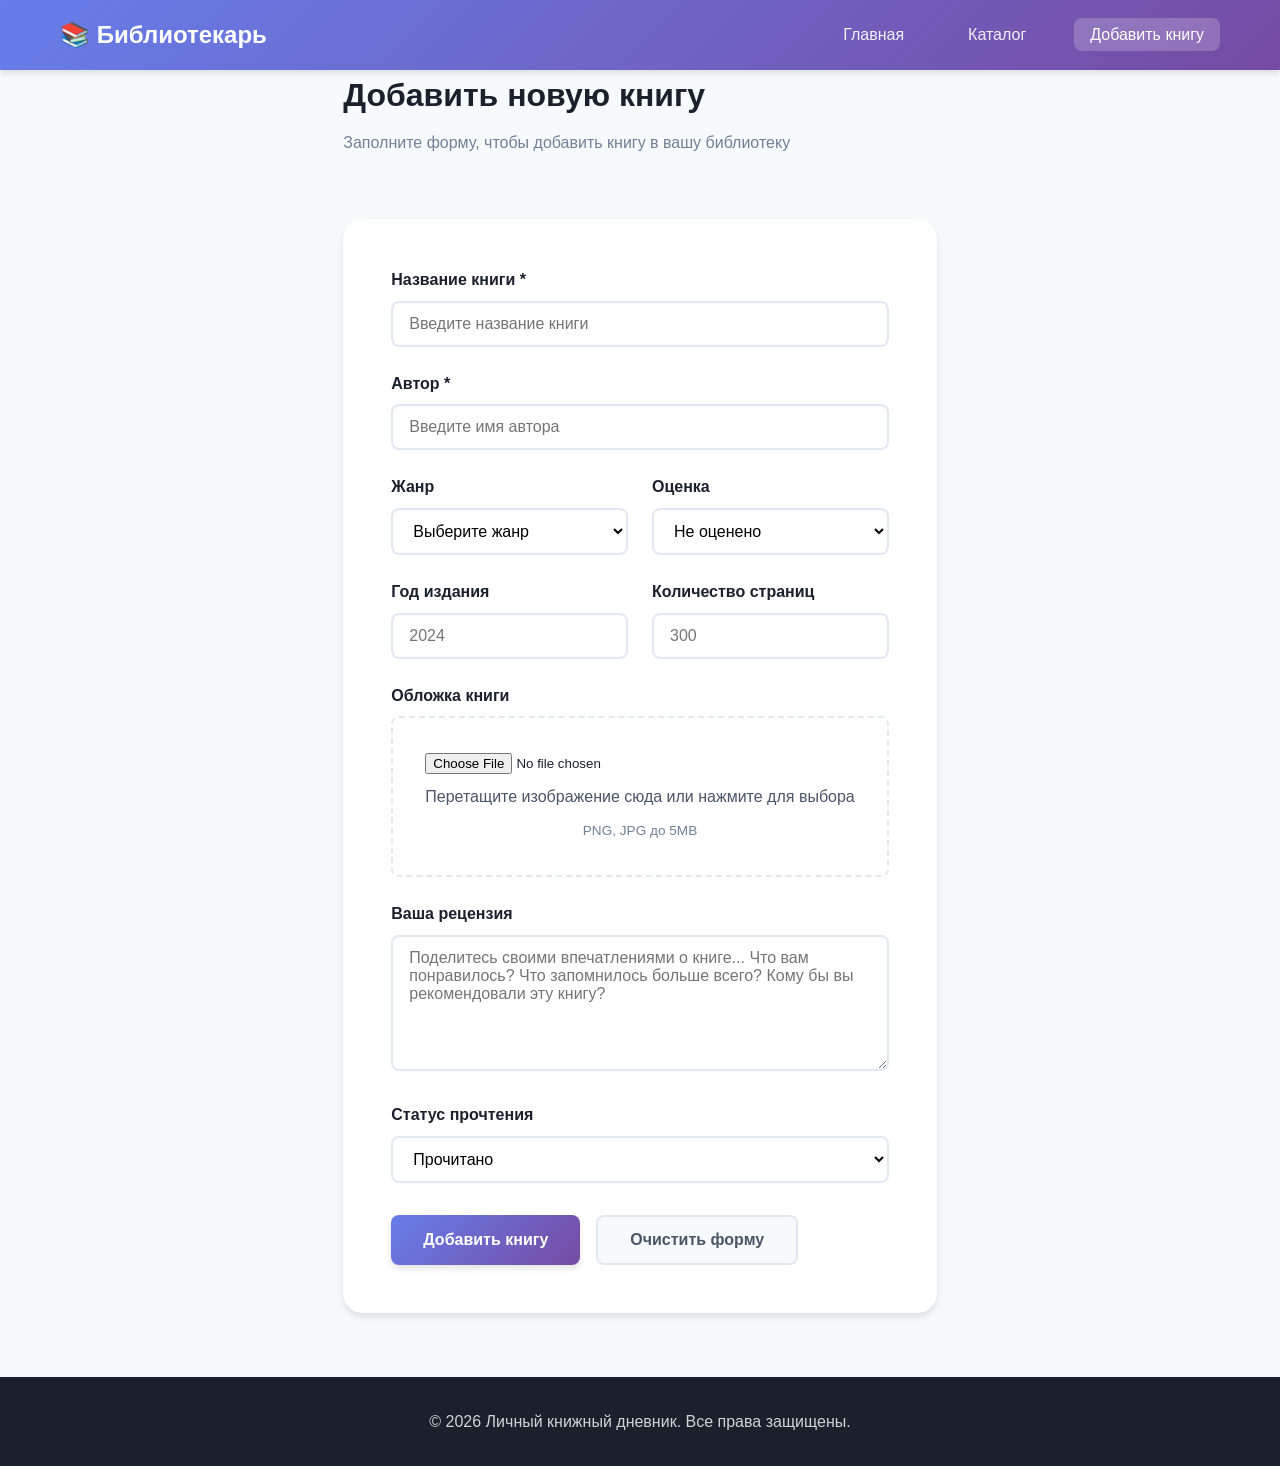
<file: add.html>
﻿<!DOCTYPE html>
<html lang="ru">
<head>
    <meta charset="UTF-8">
    <meta name="viewport" content="width=device-width, initial-scale=1.0">
    <title>Добавить книгу | Библиотекарь</title>
    <link rel="stylesheet" href="styles.css">
</head>
<body>
    <header class="header">
        <nav class="nav container">
            <a href="index.html" class="logo">📚 Библиотекарь</a>
            <ul class="nav-links">
                <li><a href="index.html">Главная</a></li>
                <li><a href="catalog.html">Каталог</a></li>
                <li><a href="add.html" class="active">Добавить книгу</a></li>
            </ul>
        </nav>
    </header>

    <main class="container">
        <section class="page-header">
            <h1 class="page-title">Добавить новую книгу</h1>
            <p class="page-subtitle">Заполните форму, чтобы добавить книгу в вашу библиотеку</p>
        </section>

        <section class="form-section">
            <form class="book-form" action="#" method="POST">
                <div class="form-group">
                    <label for="title">Название книги *</label>
                    <input type="text" id="title" name="title" placeholder="Введите название книги" required>
                </div>

                <div class="form-group">
                    <label for="author">Автор *</label>
                    <input type="text" id="author" name="author" placeholder="Введите имя автора" required>
                </div>

                <div class="form-row">
                    <div class="form-group">
                        <label for="genre">Жанр</label>
                        <select id="genre" name="genre">
                            <option value="">Выберите жанр</option>
                            <option value="classics">Классика</option>
                            <option value="fantasy">Фэнтези</option>
                            <option value="scifi">Научная фантастика</option>
                            <option value="mystery">Детектив</option>
                            <option value="romance">Романтика</option>
                            <option value="thriller">Триллер</option>
                            <option value="horror">Ужасы</option>
                            <option value="biography">Биография</option>
                            <option value="history">История</option>
                            <option value="philosophy">Философия</option>
                            <option value="psychology">Психология</option>
                            <option value="other">Другое</option>
                        </select>
                    </div>

                    <div class="form-group">
                        <label for="rating">Оценка</label>
                        <select id="rating" name="rating">
                            <option value="">Не оценено</option>
                            <option value="5">★★★★★ (5)</option>
                            <option value="4">★★★★☆ (4)</option>
                            <option value="3">★★★☆☆ (3)</option>
                            <option value="2">★★☆☆☆ (2)</option>
                            <option value="1">★☆☆☆☆ (1)</option>
                        </select>
                    </div>
                </div>

                <div class="form-row">
                    <div class="form-group">
                        <label for="year">Год издания</label>
                        <input type="number" id="year" name="year" placeholder="2024" min="1000" max="2099">
                    </div>

                    <div class="form-group">
                        <label for="pages">Количество страниц</label>
                        <input type="number" id="pages" name="pages" placeholder="300" min="1">
                    </div>
                </div>

                <div class="form-group">
                    <label for="cover">Обложка книги</label>
                    <div class="file-upload">
                        <input type="file" id="cover" name="cover" accept="image/*">
                        <p>Перетащите изображение сюда или нажмите для выбора</p>
                        <span class="file-hint">PNG, JPG до 5MB</span>
                    </div>
                </div>

                <div class="form-group">
                    <label for="review">Ваша рецензия</label>
                    <textarea id="review" name="review" rows="6" placeholder="Поделитесь своими впечатлениями о книге... Что вам понравилось? Что запомнилось больше всего? Кому бы вы рекомендовали эту книгу?"></textarea>
                </div>

                <div class="form-group">
                    <label for="status">Статус прочтения</label>
                    <select id="status" name="status">
                        <option value="read">Прочитано</option>
                        <option value="reading">Читаю сейчас</option>
                        <option value="planned">В планах</option>
                        <option value="dropped">Брошено</option>
                    </select>
                </div>

                <div class="form-actions">
                    <button type="submit" class="btn btn-primary">Добавить книгу</button>
                    <button type="reset" class="btn btn-secondary">Очистить форму</button>
                </div>
            </form>
        </section>
    </main>

    <footer class="footer">
        <div class="container">
            <p>&copy; 2026 Личный книжный дневник. Все права защищены.</p>
        </div>
    </footer>
</body>
</html>
</file>
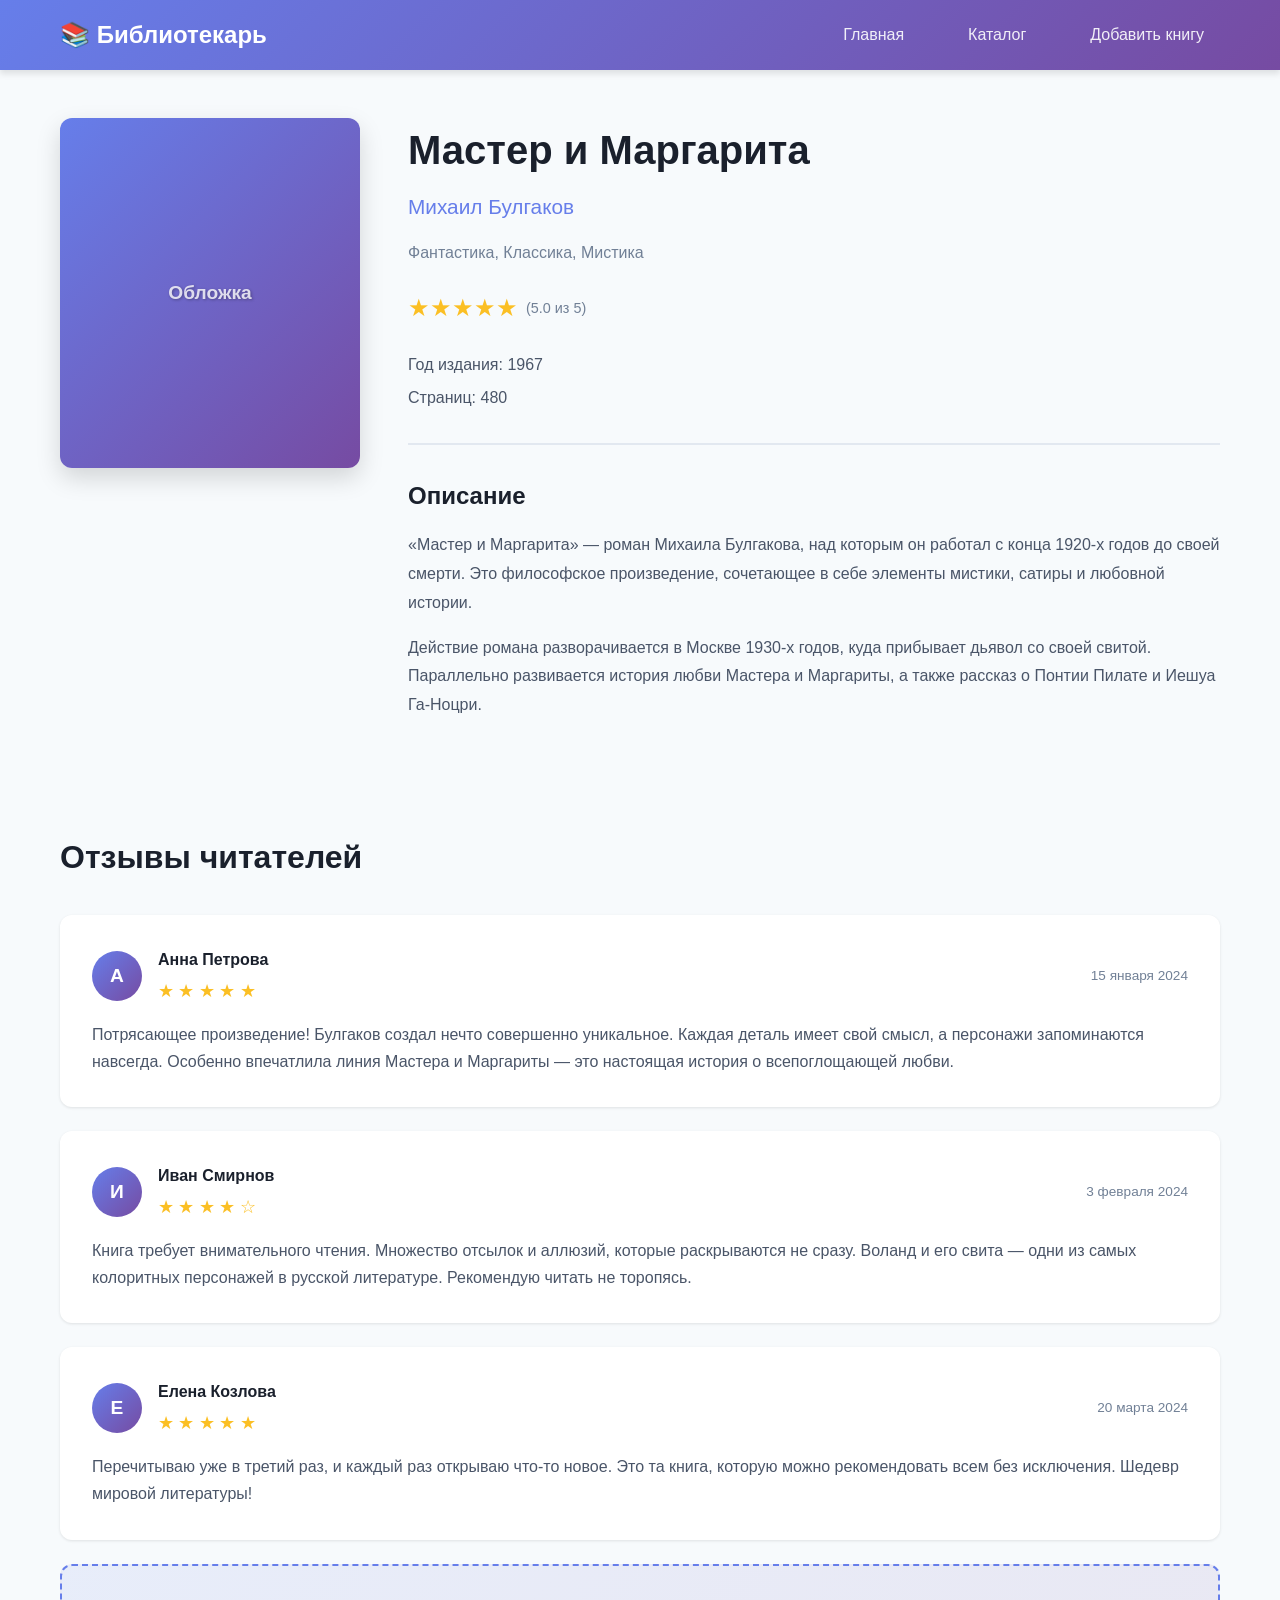
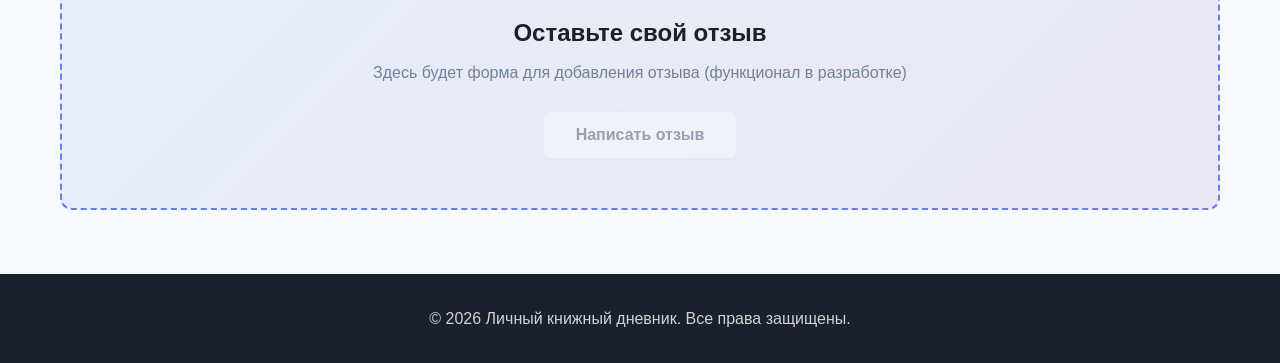
<file: book.html>
﻿<!DOCTYPE html>
<html lang="ru">
<head>
    <meta charset="UTF-8">
    <meta name="viewport" content="width=device-width, initial-scale=1.0">
    <title>Мастер и Маргарита | Библиотекарь</title>
    <link rel="stylesheet" href="styles.css">
</head>
<body>
    <header class="header">
        <nav class="nav container">
            <a href="index.html" class="logo">📚 Библиотекарь</a>
            <ul class="nav-links">
                <li><a href="index.html">Главная</a></li>
                <li><a href="catalog.html">Каталог</a></li>
                <li><a href="add.html">Добавить книгу</a></li>
            </ul>
        </nav>
    </header>

    <main class="container">
        <section class="book-detail">
            <div class="book-detail-grid">
                <div class="book-detail-cover">
                    <div class="book-cover-large" style="background: linear-gradient(135deg, #667eea 0%, #764ba2 100%);">
                        <span class="book-cover-placeholder">Обложка</span>
                    </div>
                </div>
                <div class="book-detail-info">
                    <h1 class="book-detail-title">Мастер и Маргарита</h1>
                    <p class="book-detail-author">Михаил Булгаков</p>
                    <p class="book-detail-genre">Фантастика, Классика, Мистика</p>
                    <div class="book-detail-rating">
                        <span class="star-large">★</span>
                        <span class="star-large">★</span>
                        <span class="star-large">★</span>
                        <span class="star-large">★</span>
                        <span class="star-large">★</span>
                        <span class="rating-text">(5.0 из 5)</span>
                    </div>
                    <p class="book-detail-year">Год издания: 1967</p>
                    <p class="book-detail-pages">Страниц: 480</p>

                    <div class="book-detail-description">
                        <h2>Описание</h2>
                        <p>«Мастер и Маргарита» — роман Михаила Булгакова, над которым он работал с конца 1920-х годов до своей смерти. Это философское произведение, сочетающее в себе элементы мистики, сатиры и любовной истории.</p>
                        <p>Действие романа разворачивается в Москве 1930-х годов, куда прибывает дьявол со своей свитой. Параллельно развивается история любви Мастера и Маргариты, а также рассказ о Понтии Пилате и Иешуа Га-Ноцри.</p>
                    </div>
                </div>
            </div>
        </section>

        <section class="reviews-section">
            <h2 class="reviews-title">Отзывы читателей</h2>

            <div class="review-card">
                <div class="review-header">
                    <div class="reviewer-avatar">А</div>
                    <div class="reviewer-info">
                        <p class="reviewer-name">Анна Петрова</p>
                        <div class="review-rating">
                            <span class="star">★</span>
                            <span class="star">★</span>
                            <span class="star">★</span>
                            <span class="star">★</span>
                            <span class="star">★</span>
                        </div>
                    </div>
                    <span class="review-date">15 января 2024</span>
                </div>
                <p class="review-text">Потрясающее произведение! Булгаков создал нечто совершенно уникальное. Каждая деталь имеет свой смысл, а персонажи запоминаются навсегда. Особенно впечатлила линия Мастера и Маргариты — это настоящая история о всепоглощающей любви.</p>
            </div>

            <div class="review-card">
                <div class="review-header">
                    <div class="reviewer-avatar">И</div>
                    <div class="reviewer-info">
                        <p class="reviewer-name">Иван Смирнов</p>
                        <div class="review-rating">
                            <span class="star">★</span>
                            <span class="star">★</span>
                            <span class="star">★</span>
                            <span class="star">★</span>
                            <span class="star">☆</span>
                        </div>
                    </div>
                    <span class="review-date">3 февраля 2024</span>
                </div>
                <p class="review-text">Книга требует внимательного чтения. Множество отсылок и аллюзий, которые раскрываются не сразу. Воланд и его свита — одни из самых колоритных персонажей в русской литературе. Рекомендую читать не торопясь.</p>
            </div>

            <div class="review-card">
                <div class="review-header">
                    <div class="reviewer-avatar">Е</div>
                    <div class="reviewer-info">
                        <p class="reviewer-name">Елена Козлова</p>
                        <div class="review-rating">
                            <span class="star">★</span>
                            <span class="star">★</span>
                            <span class="star">★</span>
                            <span class="star">★</span>
                            <span class="star">★</span>
                        </div>
                    </div>
                    <span class="review-date">20 марта 2024</span>
                </div>
                <p class="review-text">Перечитываю уже в третий раз, и каждый раз открываю что-то новое. Это та книга, которую можно рекомендовать всем без исключения. Шедевр мировой литературы!</p>
            </div>

            <div class="add-review-placeholder">
                <h3>Оставьте свой отзыв</h3>
                <p>Здесь будет форма для добавления отзыва (функционал в разработке)</p>
                <button class="btn btn-secondary" disabled>Написать отзыв</button>
            </div>
        </section>
    </main>

    <footer class="footer">
        <div class="container">
            <p>&copy; 2026 Личный книжный дневник. Все права защищены.</p>
        </div>
    </footer>
</body>
</html>
</file>
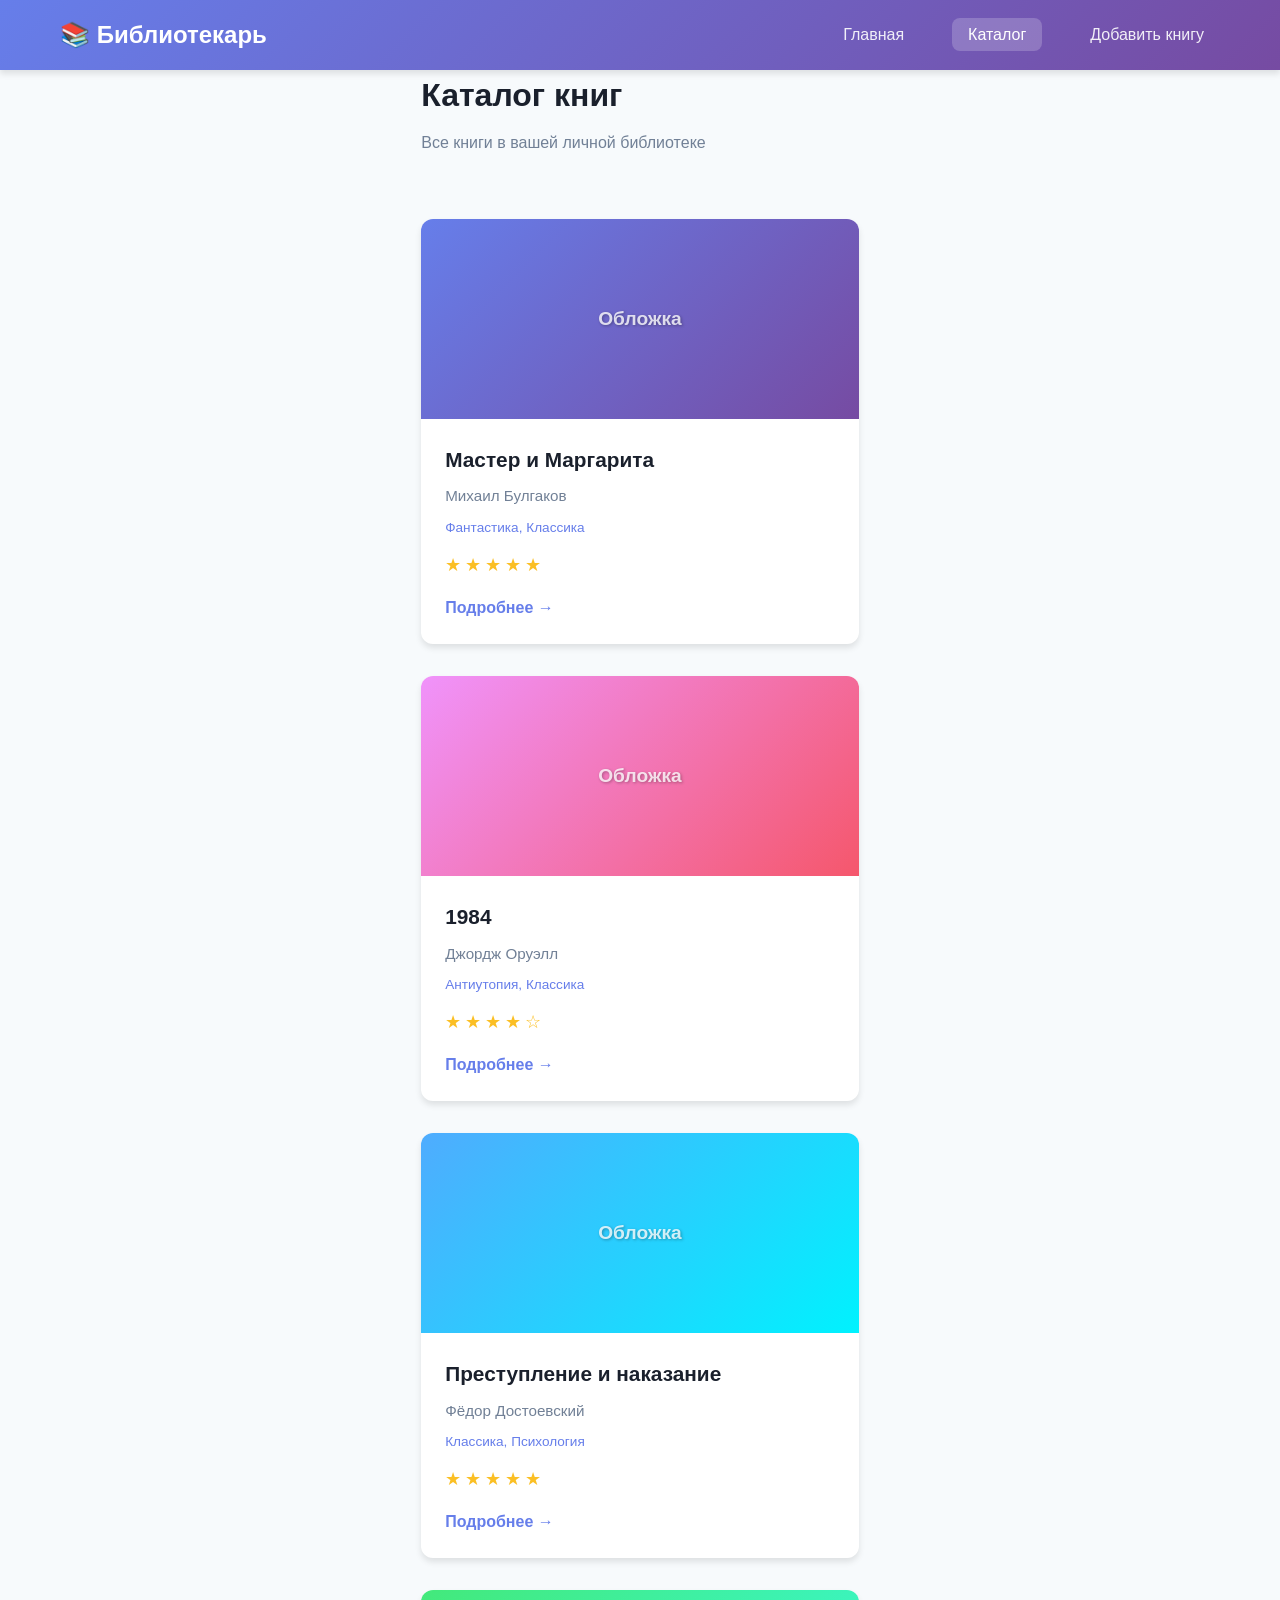
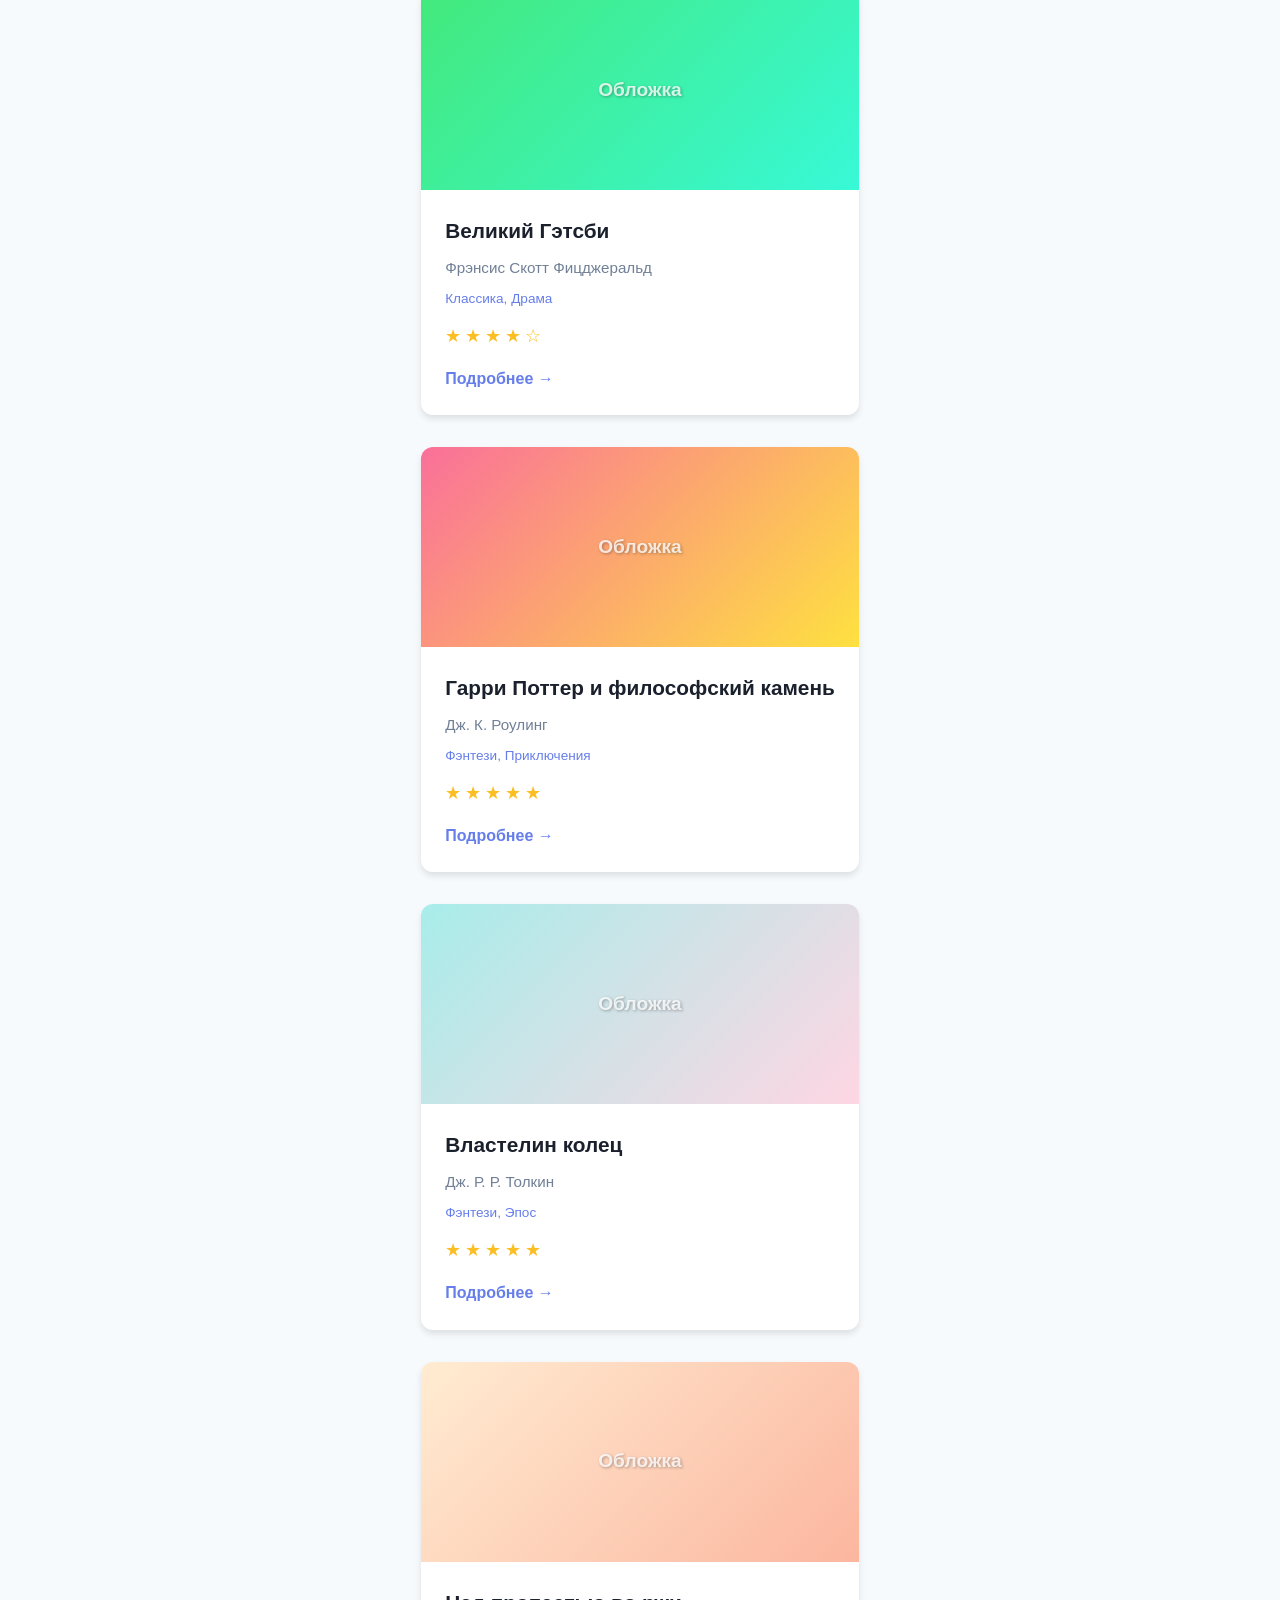
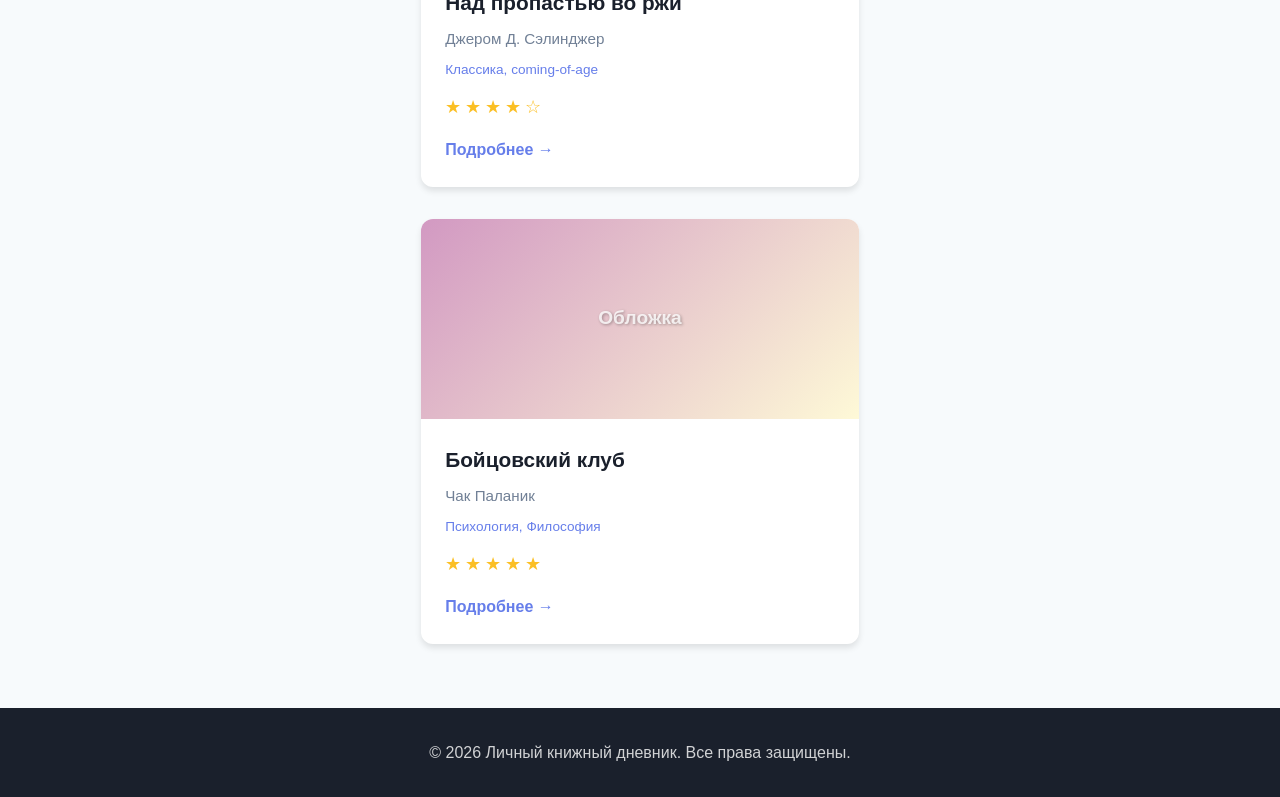
<file: catalog.html>
﻿<!DOCTYPE html>
<html lang="ru">
<head>
    <meta charset="UTF-8">
    <meta name="viewport" content="width=device-width, initial-scale=1.0">
    <title>Каталог книг | Библиотекарь</title>
    <link rel="stylesheet" href="styles.css">
</head>
<body>
    <header class="header">
        <nav class="nav container">
            <a href="index.html" class="logo">📚 Библиотекарь</a>
            <ul class="nav-links">
                <li><a href="index.html">Главная</a></li>
                <li><a href="catalog.html" class="active">Каталог</a></li>
                <li><a href="add.html">Добавить книгу</a></li>
            </ul>
        </nav>
    </header>

    <main class="container">
        <section class="page-header">
            <h1 class="page-title">Каталог книг</h1>
            <p class="page-subtitle">Все книги в вашей личной библиотеке</p>
        </section>

        <div class="books-grid catalog-grid">
            <article class="book-card">
                <div class="book-cover" style="background: linear-gradient(135deg, #667eea 0%, #764ba2 100%);">
                    <span class="book-cover-placeholder">Обложка</span>
                </div>
                <div class="book-info">
                    <h3 class="book-title">Мастер и Маргарита</h3>
                    <p class="book-author">Михаил Булгаков</p>
                    <p class="book-genre">Фантастика, Классика</p>
                    <div class="book-rating">
                        <span class="star">★</span>
                        <span class="star">★</span>
                        <span class="star">★</span>
                        <span class="star">★</span>
                        <span class="star">★</span>
                    </div>
                    <a href="book.html" class="book-link">Подробнее →</a>
                </div>
            </article>

            <article class="book-card">
                <div class="book-cover" style="background: linear-gradient(135deg, #f093fb 0%, #f5576c 100%);">
                    <span class="book-cover-placeholder">Обложка</span>
                </div>
                <div class="book-info">
                    <h3 class="book-title">1984</h3>
                    <p class="book-author">Джордж Оруэлл</p>
                    <p class="book-genre">Антиутопия, Классика</p>
                    <div class="book-rating">
                        <span class="star">★</span>
                        <span class="star">★</span>
                        <span class="star">★</span>
                        <span class="star">★</span>
                        <span class="star">☆</span>
                    </div>
                    <a href="book.html" class="book-link">Подробнее →</a>
                </div>
            </article>

            <article class="book-card">
                <div class="book-cover" style="background: linear-gradient(135deg, #4facfe 0%, #00f2fe 100%);">
                    <span class="book-cover-placeholder">Обложка</span>
                </div>
                <div class="book-info">
                    <h3 class="book-title">Преступление и наказание</h3>
                    <p class="book-author">Фёдор Достоевский</p>
                    <p class="book-genre">Классика, Психология</p>
                    <div class="book-rating">
                        <span class="star">★</span>
                        <span class="star">★</span>
                        <span class="star">★</span>
                        <span class="star">★</span>
                        <span class="star">★</span>
                    </div>
                    <a href="book.html" class="book-link">Подробнее →</a>
                </div>
            </article>

            <article class="book-card">
                <div class="book-cover" style="background: linear-gradient(135deg, #43e97b 0%, #38f9d7 100%);">
                    <span class="book-cover-placeholder">Обложка</span>
                </div>
                <div class="book-info">
                    <h3 class="book-title">Великий Гэтсби</h3>
                    <p class="book-author">Фрэнсис Скотт Фицджеральд</p>
                    <p class="book-genre">Классика, Драма</p>
                    <div class="book-rating">
                        <span class="star">★</span>
                        <span class="star">★</span>
                        <span class="star">★</span>
                        <span class="star">★</span>
                        <span class="star">☆</span>
                    </div>
                    <a href="book.html" class="book-link">Подробнее →</a>
                </div>
            </article>

            <article class="book-card">
                <div class="book-cover" style="background: linear-gradient(135deg, #fa709a 0%, #fee140 100%);">
                    <span class="book-cover-placeholder">Обложка</span>
                </div>
                <div class="book-info">
                    <h3 class="book-title">Гарри Поттер и философский камень</h3>
                    <p class="book-author">Дж. К. Роулинг</p>
                    <p class="book-genre">Фэнтези, Приключения</p>
                    <div class="book-rating">
                        <span class="star">★</span>
                        <span class="star">★</span>
                        <span class="star">★</span>
                        <span class="star">★</span>
                        <span class="star">★</span>
                    </div>
                    <a href="book.html" class="book-link">Подробнее →</a>
                </div>
            </article>

            <article class="book-card">
                <div class="book-cover" style="background: linear-gradient(135deg, #a8edea 0%, #fed6e3 100%);">
                    <span class="book-cover-placeholder">Обложка</span>
                </div>
                <div class="book-info">
                    <h3 class="book-title">Властелин колец</h3>
                    <p class="book-author">Дж. Р. Р. Толкин</p>
                    <p class="book-genre">Фэнтези, Эпос</p>
                    <div class="book-rating">
                        <span class="star">★</span>
                        <span class="star">★</span>
                        <span class="star">★</span>
                        <span class="star">★</span>
                        <span class="star">★</span>
                    </div>
                    <a href="book.html" class="book-link">Подробнее →</a>
                </div>
            </article>

            <article class="book-card">
                <div class="book-cover" style="background: linear-gradient(135deg, #ffecd2 0%, #fcb69f 100%);">
                    <span class="book-cover-placeholder">Обложка</span>
                </div>
                <div class="book-info">
                    <h3 class="book-title">Над пропастью во ржи</h3>
                    <p class="book-author">Джером Д. Сэлинджер</p>
                    <p class="book-genre">Классика, coming-of-age</p>
                    <div class="book-rating">
                        <span class="star">★</span>
                        <span class="star">★</span>
                        <span class="star">★</span>
                        <span class="star">★</span>
                        <span class="star">☆</span>
                    </div>
                    <a href="book.html" class="book-link">Подробнее →</a>
                </div>
            </article>

            <article class="book-card">
                <div class="book-cover" style="background: linear-gradient(135deg, #d299c2 0%, #fef9d7 100%);">
                    <span class="book-cover-placeholder">Обложка</span>
                </div>
                <div class="book-info">
                    <h3 class="book-title">Бойцовский клуб</h3>
                    <p class="book-author">Чак Паланик</p>
                    <p class="book-genre">Психология, Философия</p>
                    <div class="book-rating">
                        <span class="star">★</span>
                        <span class="star">★</span>
                        <span class="star">★</span>
                        <span class="star">★</span>
                        <span class="star">★</span>
                    </div>
                    <a href="book.html" class="book-link">Подробнее →</a>
                </div>
            </article>
        </div>
    </main>

    <footer class="footer">
        <div class="container">
            <p>&copy; 2026 Личный книжный дневник. Все права защищены.</p>
        </div>
    </footer>
</body>
</html>
</file>
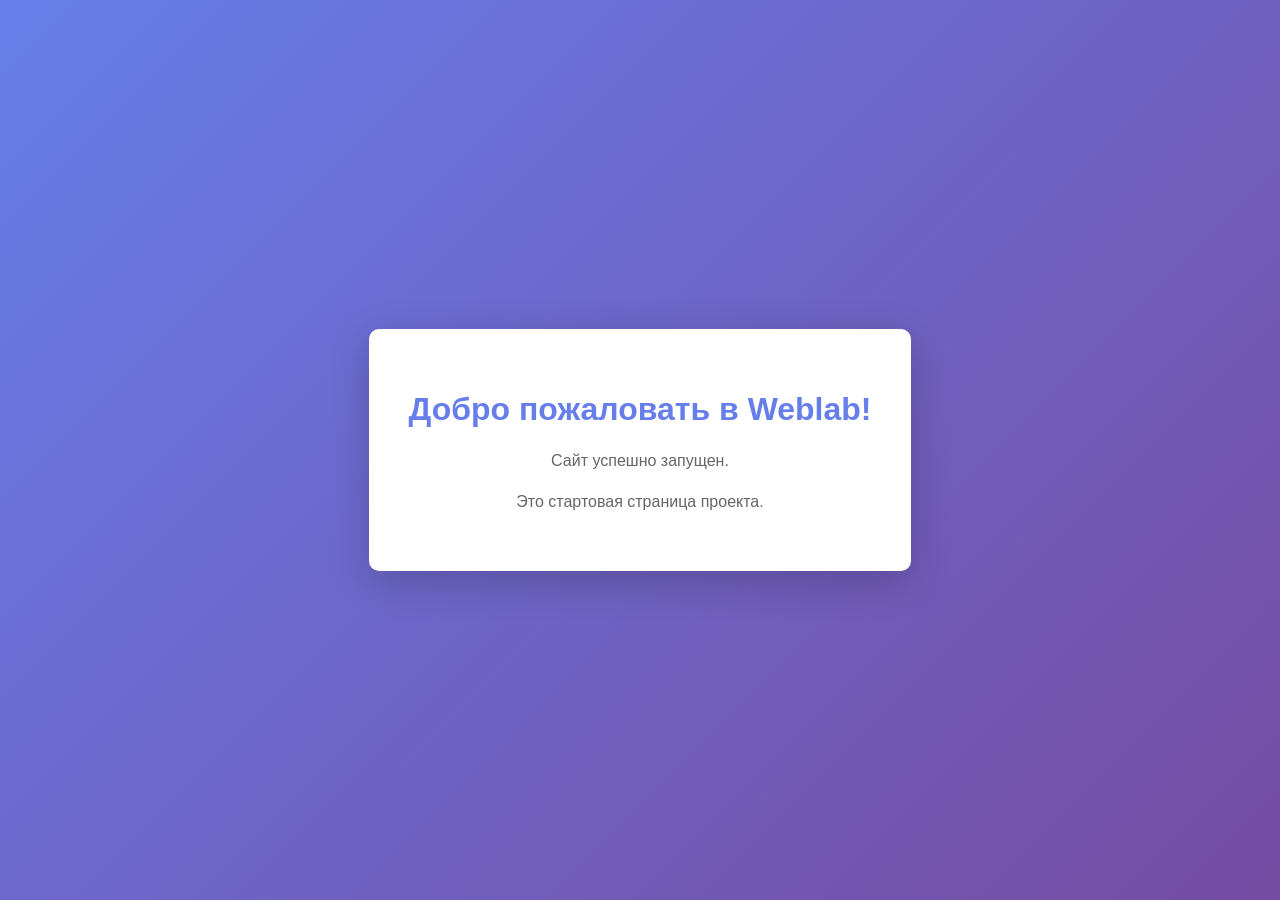
<file: weblab.html>
﻿<!DOCTYPE html>
<html lang="ru">
<head>
    <meta charset="UTF-8">
    <meta name="viewport" content="width=device-width, initial-scale=1.0">
    <title>Weblab</title>
    <style>
        body {
            font-family: Arial, sans-serif;
            margin: 0;
            padding: 0;
            background: linear-gradient(135deg, #667eea 0%, #764ba2 100%);
            min-height: 100vh;
            display: flex;
            justify-content: center;
            align-items: center;
        }

        .container {
            background: white;
            padding: 40px;
            border-radius: 10px;
            box-shadow: 0 10px 40px rgba(0,0,0,0.2);
            text-align: center;
        }

        h1 {
            color: #667eea;
            margin-bottom: 20px;
        }

        p {
            color: #666;
            line-height: 1.6;
        }
    </style>
</head>
<body>
    <div class="container">
        <h1>Добро пожаловать в Weblab!</h1>
        <p>Сайт успешно запущен.</p>
        <p>Это стартовая страница проекта.</p>
    </div>
</body>
</html>
</file>
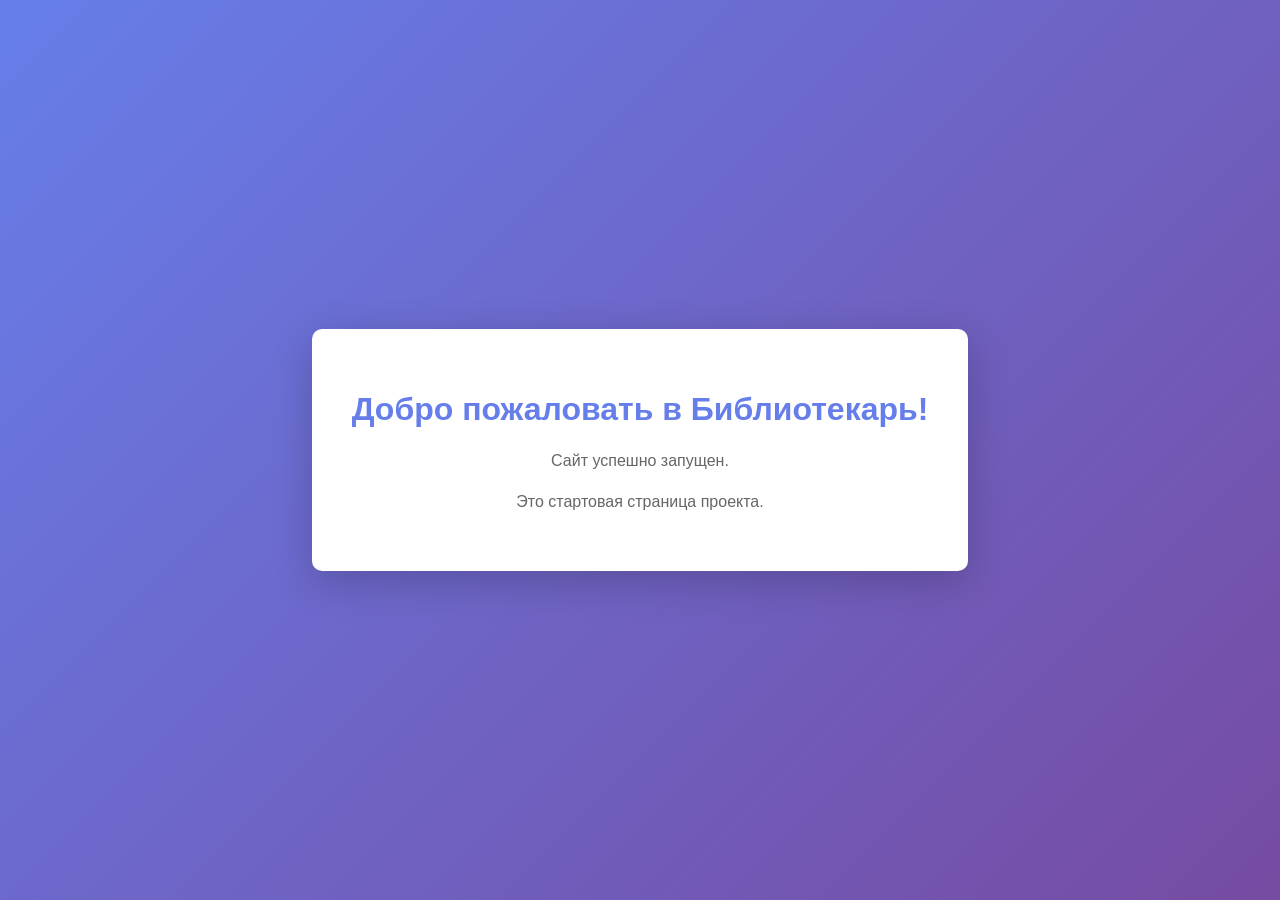
<file: wwwroot/weblab.html>
﻿<!DOCTYPE html>
<html lang="ru">
<head>
    <meta charset="UTF-8">
    <meta name="viewport" content="width=device-width, initial-scale=1.0">
    <title>Weblab</title>
    <style>
        body {
            font-family: Arial, sans-serif;
            margin: 0;
            padding: 0;
            background: linear-gradient(135deg, #667eea 0%, #764ba2 100%);
            min-height: 100vh;
            display: flex;
            justify-content: center;
            align-items: center;
        }

        .container {
            background: white;
            padding: 40px;
            border-radius: 10px;
            box-shadow: 0 10px 40px rgba(0,0,0,0.2);
            text-align: center;
        }

        h1 {
            color: #667eea;
            margin-bottom: 20px;
        }

        p {
            color: #666;
            line-height: 1.6;
        }
    </style>
</head>
<body>
    <div class="container">
        <h1>Добро пожаловать в Библиотекарь!</h1>
        <p>Сайт успешно запущен.</p>
        <p>Это стартовая страница проекта.</p>
    </div>
</body>
</html>
</file>
<file: styles.css>
﻿/* ===================================
   CSS Variables & Reset
   =================================== */
:root {
    --primary-color: #667eea;
    --primary-dark: #5a67d8;
    --secondary-color: #764ba2;
    --accent-color: #f093fb;
    --text-dark: #1a202c;
    --text-light: #4a5568;
    --text-muted: #718096;
    --bg-light: #f7fafc;
    --bg-white: #ffffff;
    --border-color: #e2e8f0;
    --shadow-sm: 0 1px 3px rgba(0, 0, 0, 0.1);
    --shadow-md: 0 4px 6px rgba(0, 0, 0, 0.1);
    --shadow-lg: 0 10px 25px rgba(0, 0, 0, 0.15);
    --shadow-xl: 0 20px 40px rgba(0, 0, 0, 0.2);
    --radius-sm: 8px;
    --radius-md: 12px;
    --radius-lg: 20px;
    --transition: all 0.3s ease;
}

* {
    margin: 0;
    padding: 0;
    box-sizing: border-box;
}

body {
    font-family: 'Segoe UI', Tahoma, Geneva, Verdana, sans-serif;
    background: var(--bg-light);
    color: var(--text-dark);
    line-height: 1.6;
    min-height: 100vh;
    display: flex;
    flex-direction: column;
}

.container {
    max-width: 1200px;
    margin: 0 auto;
    padding: 0 20px;
}

a {
    text-decoration: none;
    color: inherit;
}

ul {
    list-style: none;
}

/* ===================================
   Header & Navigation
   =================================== */
.header {
    background: linear-gradient(135deg, var(--primary-color) 0%, var(--secondary-color) 100%);
    padding: 1rem 0;
    position: sticky;
    top: 0;
    z-index: 1000;
    box-shadow: var(--shadow-md);
}

.nav {
    display: flex;
    justify-content: space-between;
    align-items: center;
}

.logo {
    font-size: 1.5rem;
    font-weight: 700;
    color: white;
    transition: var(--transition);
}

    .logo:hover {
        transform: scale(1.05);
        opacity: 0.9;
    }

.nav-links {
    display: flex;
    gap: 2rem;
}

    .nav-links a {
        color: rgba(255, 255, 255, 0.9);
        font-weight: 500;
        padding: 0.5rem 1rem;
        border-radius: var(--radius-sm);
        transition: var(--transition);
    }

        .nav-links a:hover,
        .nav-links a.active {
            background: rgba(255, 255, 255, 0.2);
            color: white;
        }

/* ===================================
   Hero Section
   =================================== */
.hero {
    background: linear-gradient(135deg, #667eea 0%, #764ba2 100%, #f093fb 100%);
    background: linear-gradient(135deg, rgba(102, 126, 234, 0.95) 0%, rgba(118, 75, 162, 0.95) 100%), url('image/svg+xml,<svg xmlns="http://www.w3.org/2000/svg" viewBox="0 0 1440 320"><path fill="%23ffffff" fill-opacity="0.1" d="M0,96L48,112C96,128,192,160,288,160C384,160,480,128,576,122.7C672,117,768,139,864,138.7C960,139,1056,117,1152,96C1248,75,1344,53,1392,42.7L1440,32L1440,320L1392,320C1344,320,1248,320,1152,320C1056,320,960,320,864,320C768,320,672,320,576,320C480,320,384,320,288,320C192,320,96,320,48,320L0,320Z"></path></svg>');
    background-size: cover;
    background-position: center;
    padding: 4rem 2rem;
    text-align: center;
    color: white;
}

.hero-content {
    max-width: 800px;
    margin: 0 auto;
}

.hero h1 {
    font-size: 2.5rem;
    font-weight: 700;
    margin-bottom: 1rem;
    text-shadow: 2px 2px 4px rgba(0, 0, 0, 0.3);
    line-height: 1.3;
}

.hero-author {
    font-size: 1.2rem;
    font-style: italic;
    opacity: 0.9;
}

/* ===================================
   Stats Section
   =================================== */
.stats {
    display: flex;
    justify-content: center;
    gap: 2rem;
    padding: 3rem 2rem;
    flex-wrap: wrap;
}

.stats-card {
    background: var(--bg-white);
    padding: 2rem 3rem;
    border-radius: var(--radius-lg);
    box-shadow: var(--shadow-md);
    text-align: center;
    transition: var(--transition);
    min-width: 200px;
}

    .stats-card:hover {
        transform: translateY(-5px);
        box-shadow: var(--shadow-lg);
    }

.stats-number {
    display: block;
    font-size: 3rem;
    font-weight: 700;
    background: linear-gradient(135deg, var(--primary-color) 0%, var(--secondary-color) 100%);
    -webkit-background-clip: text;
    -webkit-text-fill-color: transparent;
    background-clip: text;
}

.stats-label {
    display: block;
    color: var(--text-muted);
    margin-top: 0.5rem;
    font-weight: 500;
}

/* ===================================
   Section Titles
   =================================== */
.section-title,
.page-title {
    font-size: 2rem;
    font-weight: 700;
    color: var(--text-dark);
    margin-bottom: 0.5rem;
}

.page-subtitle {
    color: var(--text-muted);
    margin-bottom: 2rem;
}

.featured-books {
    padding: 2rem 0 4rem;
}

    .featured-books .section-title {
        text-align: center;
        margin-bottom: 3rem;
    }

/* ===================================
   Books Grid (Flexbox/Grid)
   =================================== */
.books-grid {
    display: grid;
    grid-template-columns: repeat(auto-fill, minmax(280px, 1fr));
    gap: 2rem;
}

.catalog-grid {
    padding: 2rem 0 4rem;
}

.book-card {
    background: var(--bg-white);
    border-radius: var(--radius-md);
    overflow: hidden;
    box-shadow: var(--shadow-md);
    transition: var(--transition);
    display: flex;
    flex-direction: column;
}

    .book-card:hover {
        transform: translateY(-8px);
        box-shadow: var(--shadow-xl);
    }

.book-cover {
    height: 200px;
    display: flex;
    align-items: center;
    justify-content: center;
    position: relative;
    overflow: hidden;
}

.book-cover-large {
    height: 350px;
    border-radius: var(--radius-md);
    display: flex;
    align-items: center;
    justify-content: center;
    box-shadow: var(--shadow-lg);
}

.book-cover-placeholder {
    color: rgba(255, 255, 255, 0.8);
    font-size: 1.2rem;
    font-weight: 600;
    text-shadow: 1px 1px 3px rgba(0, 0, 0, 0.3);
}

.book-info {
    padding: 1.5rem;
    flex: 1;
    display: flex;
    flex-direction: column;
}

.book-title {
    font-size: 1.3rem;
    font-weight: 700;
    color: var(--text-dark);
    margin-bottom: 0.5rem;
}

.book-author {
    color: var(--text-muted);
    font-size: 0.95rem;
    margin-bottom: 0.5rem;
}

.book-genre {
    color: var(--primary-color);
    font-size: 0.85rem;
    margin-bottom: 0.75rem;
    font-weight: 500;
}

.book-rating {
    display: flex;
    gap: 0.25rem;
    margin-bottom: 1rem;
}

.star {
    color: #fbbf24;
    font-size: 1.1rem;
}

.star-large {
    color: #fbbf24;
    font-size: 1.5rem;
}

.rating-text {
    color: var(--text-muted);
    font-size: 0.9rem;
    margin-left: 0.5rem;
}

.book-link {
    color: var(--primary-color);
    font-weight: 600;
    margin-top: auto;
    transition: var(--transition);
    display: inline-block;
}

    .book-link:hover {
        color: var(--secondary-color);
        transform: translateX(5px);
    }

/* ===================================
   Book Detail Page
   =================================== */
.book-detail {
    padding: 3rem 0;
}

.book-detail-grid {
    display: grid;
    grid-template-columns: 300px 1fr;
    gap: 3rem;
    align-items: start;
}

.book-detail-title {
    font-size: 2.5rem;
    font-weight: 700;
    color: var(--text-dark);
    margin-bottom: 0.5rem;
}

.book-detail-author {
    font-size: 1.3rem;
    color: var(--primary-color);
    margin-bottom: 1rem;
}

.book-detail-genre {
    color: var(--text-muted);
    margin-bottom: 1.5rem;
}

.book-detail-rating {
    display: flex;
    align-items: center;
    margin-bottom: 1.5rem;
}

.book-detail-year,
.book-detail-pages {
    color: var(--text-light);
    margin-bottom: 0.5rem;
}

.book-detail-description {
    margin-top: 2rem;
    padding-top: 2rem;
    border-top: 2px solid var(--border-color);
}

    .book-detail-description h2 {
        font-size: 1.5rem;
        margin-bottom: 1rem;
        color: var(--text-dark);
    }

    .book-detail-description p {
        color: var(--text-light);
        line-height: 1.8;
        margin-bottom: 1rem;
    }

/* ===================================
   Reviews Section
   =================================== */
.reviews-section {
    padding: 3rem 0 4rem;
}

.reviews-title {
    font-size: 2rem;
    font-weight: 700;
    margin-bottom: 2rem;
    color: var(--text-dark);
}

.review-card {
    background: var(--bg-white);
    padding: 2rem;
    border-radius: var(--radius-md);
    box-shadow: var(--shadow-sm);
    margin-bottom: 1.5rem;
    transition: var(--transition);
}

    .review-card:hover {
        box-shadow: var(--shadow-md);
    }

.review-header {
    display: flex;
    align-items: center;
    gap: 1rem;
    margin-bottom: 1rem;
}

.reviewer-avatar {
    width: 50px;
    height: 50px;
    border-radius: 50%;
    background: linear-gradient(135deg, var(--primary-color) 0%, var(--secondary-color) 100%);
    display: flex;
    align-items: center;
    justify-content: center;
    color: white;
    font-weight: 700;
    font-size: 1.2rem;
}

.reviewer-info {
    flex: 1;
}

.reviewer-name {
    font-weight: 600;
    color: var(--text-dark);
    margin-bottom: 0.25rem;
}

.review-date {
    color: var(--text-muted);
    font-size: 0.85rem;
}

.review-text {
    color: var(--text-light);
    line-height: 1.7;
}

.add-review-placeholder {
    background: linear-gradient(135deg, rgba(102, 126, 234, 0.1) 0%, rgba(118, 75, 162, 0.1) 100%);
    padding: 3rem;
    border-radius: var(--radius-md);
    text-align: center;
    border: 2px dashed var(--primary-color);
}

    .add-review-placeholder h3 {
        font-size: 1.5rem;
        color: var(--text-dark);
        margin-bottom: 0.5rem;
    }

    .add-review-placeholder p {
        color: var(--text-muted);
        margin-bottom: 1.5rem;
    }

/* ===================================
   Form Styles
   =================================== */
.form-section {
    padding: 2rem 0 4rem;
}

.book-form {
    background: var(--bg-white);
    padding: 3rem;
    border-radius: var(--radius-lg);
    box-shadow: var(--shadow-md);
    max-width: 800px;
    margin: 0 auto;
}

.form-group {
    margin-bottom: 1.5rem;
}

    .form-group label {
        display: block;
        font-weight: 600;
        color: var(--text-dark);
        margin-bottom: 0.5rem;
    }

    .form-group input[type="text"],
    .form-group input[type="number"],
    .form-group select,
    .form-group textarea {
        width: 100%;
        padding: 0.75rem 1rem;
        border: 2px solid var(--border-color);
        border-radius: var(--radius-sm);
        font-size: 1rem;
        font-family: inherit;
        transition: var(--transition);
        background: var(--bg-white);
    }

        .form-group input:focus,
        .form-group select:focus,
        .form-group textarea:focus {
            outline: none;
            border-color: var(--primary-color);
            box-shadow: 0 0 0 3px rgba(102, 126, 234, 0.1);
        }

    .form-group textarea {
        resize: vertical;
        min-height: 120px;
    }

.form-row {
    display: grid;
    grid-template-columns: 1fr 1fr;
    gap: 1.5rem;
}

.file-upload {
    border: 2px dashed var(--border-color);
    border-radius: var(--radius-sm);
    padding: 2rem;
    text-align: center;
    transition: var(--transition);
    cursor: pointer;
}

    .file-upload:hover {
        border-color: var(--primary-color);
        background: rgba(102, 126, 234, 0.05);
    }

    .file-upload input[type="file"] {
        width: 100%;
        cursor: pointer;
    }

    .file-upload p {
        color: var(--text-light);
        margin: 0.5rem 0;
    }

.file-hint {
    color: var(--text-muted);
    font-size: 0.85rem;
}

.form-actions {
    display: flex;
    gap: 1rem;
    margin-top: 2rem;
}

/* ===================================
   Buttons
   =================================== */
.btn {
    padding: 0.875rem 2rem;
    font-size: 1rem;
    font-weight: 600;
    border: none;
    border-radius: var(--radius-sm);
    cursor: pointer;
    transition: var(--transition);
    display: inline-block;
}

.btn-primary {
    background: linear-gradient(135deg, var(--primary-color) 0%, var(--secondary-color) 100%);
    color: white;
    box-shadow: var(--shadow-md);
}

    .btn-primary:hover {
        transform: translateY(-2px);
        box-shadow: var(--shadow-lg);
    }

.btn-secondary {
    background: var(--bg-light);
    color: var(--text-light);
    border: 2px solid var(--border-color);
}

    .btn-secondary:hover {
        background: var(--border-color);
    }

.btn:disabled {
    opacity: 0.5;
    cursor: not-allowed;
    transform: none !important;
}

/* ===================================
   Footer
   =================================== */
.footer {
    background: var(--text-dark);
    color: white;
    padding: 2rem 0;
    margin-top: auto;
}

    .footer p {
        text-align: center;
        opacity: 0.8;
    }

/* ===================================
   Responsive Design (Media Queries)
   =================================== */
@media (max-width: 768px) {
    .nav-links {
        gap: 1rem;
    }

        .nav-links a {
            padding: 0.5rem;
            font-size: 0.9rem;
        }

    .hero h1 {
        font-size: 1.8rem;
    }

    .stats {
        flex-direction: column;
        align-items: center;
    }

    .stats-card {
        width: 100%;
        max-width: 300px;
    }

    .books-grid {
        grid-template-columns: 1fr;
    }

    .book-detail-grid {
        grid-template-columns: 1fr;
        gap: 2rem;
    }

    .book-detail-cover {
        display: flex;
        justify-content: center;
    }

    .book-detail-title {
        font-size: 2rem;
        text-align: center;
    }

    .book-detail-info {
        text-align: center;
    }

    .book-detail-rating {
        justify-content: center;
    }

    .form-row {
        grid-template-columns: 1fr;
    }

    .book-form {
        padding: 2rem;
    }

    .form-actions {
        flex-direction: column;
    }

    .btn {
        width: 100%;
        text-align: center;
    }

    .review-header {
        flex-direction: column;
        text-align: center;
    }
}

@media (max-width: 480px) {
    .header {
        padding: 0.75rem 0;
    }

    .logo {
        font-size: 1.2rem;
    }

    .nav-links {
        gap: 0.5rem;
    }

        .nav-links a {
            padding: 0.35rem;
            font-size: 0.8rem;
        }

    .hero {
        padding: 2rem 1rem;
    }

        .hero h1 {
            font-size: 1.5rem;
        }

    .section-title,
    .page-title {
        font-size: 1.5rem;
    }

    .book-card {
        margin: 0 -10px;
        border-radius: var(--radius-sm);
    }
}

/* ===================================
   Animations
   =================================== */
@keyframes fadeIn {
    from {
        opacity: 0;
        transform: translateY(20px);
    }

    to {
        opacity: 1;
        transform: translateY(0);
    }
}

.book-card,
.stats-card,
.review-card {
    animation: fadeIn 0.5s ease forwards;
}

/* Smooth scroll */
html {
    scroll-behavior: smooth;
}

/* Selection color */
::selection {
    background: var(--primary-color);
    color: white;
}

::-moz-selection {
    background: var(--primary-color);
    color: white;
}
</file>
